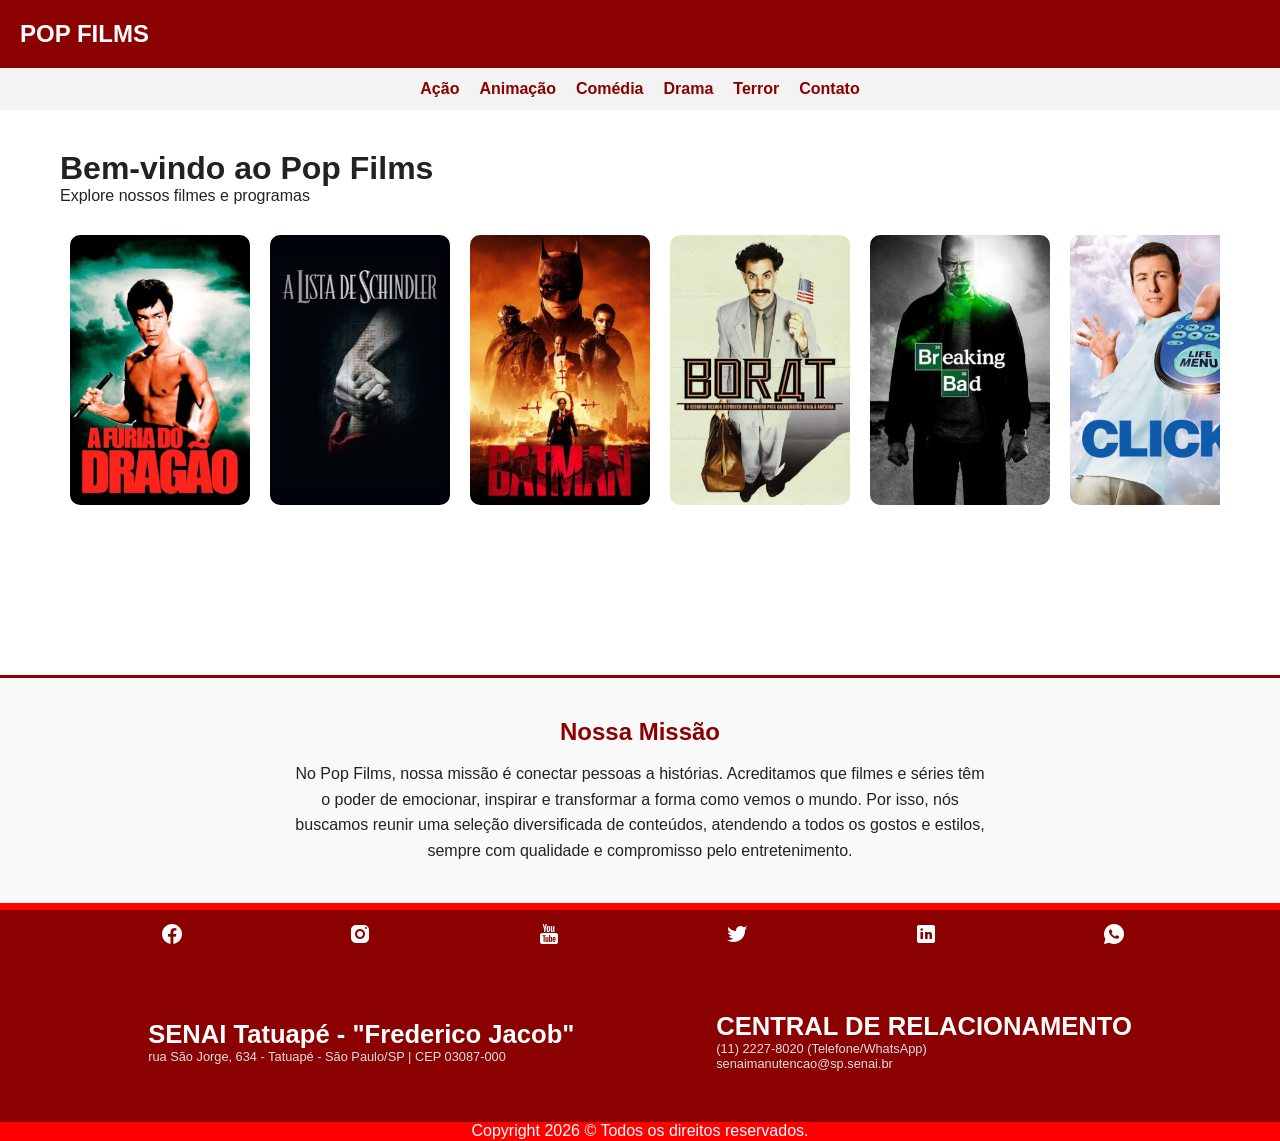
<file: index.html>
<!DOCTYPE html>
<html lang="pt-br">
<head>
<meta charset="UTF-8">
<meta name="viewport" content="width=device-width, initial-scale=1.0">
<title>Pop Films</title>
<link rel="stylesheet" href="style.css">
<link rel="icon" type="image/x-icon" href="video.ico">

<style>
.carousel {
    overflow: hidden;
    margin-top: 20px;
    margin-bottom: 5rem;
}

.track {
    display: flex;
    animation: scroll 20s linear infinite;
}

.track img {
    width: 180px;
    margin: 10px;
    border-radius: 10px;
}

@keyframes scroll {
    0% {transform: translateX(0);}
    100% {transform: translateX(-50%);}
}
</style>

</head>

<body>

<header>POP FILMS</header>

<nav>
    <a href="ação.html">Ação</a>
    <a href="animação.html">Animação</a>
    <a href="comédia.html">Comédia</a>
    <a href="drama.html">Drama</a>
    <a href="terror.html">Terror</a>
    <a href="contato.html">Contato</a>
</nav>

<div class="container">
    <h1>Bem-vindo ao Pop Films</h1>
    <p>Explore nossos filmes e programas</p>

    <div class="carousel">
        <div class="track">
            <img src="Posters/afuriadodragao.jpeg">
            <img src="Posters/alistadeschindler.jpeg">
            <img src="Posters/batman2022.jpeg">
            <img src="Posters/borat.jpeg">
            <img src="Posters/breakingbad.jpeg">
            <img src="Posters/click.jpeg">
            <img src="Posters/coralineeomundosecreto.jpeg">
            <img src="Posters/deathtrip.jpeg">
            <img src="Posters/debi&loide.jpeg">
            <img src="Posters/dragonballz.jpeg">
            <img src="Posters/forrestgump.jpeg">
            <img src="Posters/freeguy.jpeg">
            <img src="Posters/itbemvindosaderry.jpeg">
            <img src="Posters/johnwickdevoltaaojogo.jpeg">
            <img src="Posters/matrix.jpeg">
            <img src="Posters/missaoimpossivel.jpeg">
            <img src="Posters/monstrossa.jpeg">
            <img src="Posters/oexorcista.jpeg">
            <img src="Posters/omarinheiropopeye.jpeg">
            <img src="Posters/ouijaorigemdomal.jpeg">
            <img src="Posters/residentevil.jpeg">
            <img src="Posters/sebebernaocase.jpeg">
            <img src="Posters/sherlock.jpeg">
            <img src="Posters/shrek.jpg">
            <img src="Posters/thechosen.jpeg">
            <img src="Posters/thewalkingdead.jpeg">
            <img src="Posters/todomundoempanico.jpeg">
            <img src="Posters/topgunmaverick.jpeg">
            <img src="Posters/volteparacasa.jpeg">
            <img src="Posters/yugioh.jpeg">
        </div>
    </div>
</div>

<section class="missao">
    <h2>Nossa Missão</h2>
    <p>
        No Pop Films, nossa missão é conectar pessoas a histórias. 
        Acreditamos que filmes e séries têm o poder de emocionar, inspirar e 
        transformar a forma como vemos o mundo. Por isso, nós buscamos reunir uma 
        seleção diversificada de conteúdos, atendendo a todos os gostos e estilos, 
        sempre com qualidade e compromisso pelo entretenimento.
    </p>
</section>

<footer>
        <nav class="redes">
            <a href="https://www.facebook.com/senaisaopaulo" target="_blank"><img src="Redes Sociais/face.png" alt="Facebook" /></a>
            <a href="https://www.instagram.com/accounts/login/?next=%2Fsenai.sp%2F&source=omni_redirect" target="_blank"><img src="Redes Sociais/instagram.png" alt="Instagram" /></a>
            <a href="https://www.youtube.com/channel/UCaz1BMUVug86pd_uS598X1A" target="_blank"><img src="Redes Sociais/youtube.png" alt="YouTube" /></a>
            <a href="https://x.com/i/flow/login?redirect_after_login=%2Fsenaisaopaulo" target="_blank"><img src="Redes Sociais/twitter.png" alt="Twitter" /></a>
            <a href="https://br.linkedin.com/school/senaisp/" target="_blank"><img src="Redes Sociais/linkedin.png" alt="Linkedin" /></a>
            <a href="https://api.whatsapp.com/send?phone=551133220050" target="_blank"><img src="Redes Sociais/whatsapp.png" alt="WhatsApp" /></a>
        </nav>
        <section class="contato">
            <p>
                <span class="titulo">SENAI Tatuapé - "Frederico Jacob"</span> <br>
                rua São Jorge, 634 - Tatuapé - São Paulo/SP | CEP 03087-000
            </p>
            <p>
                <span class="titulo">CENTRAL DE RELACIONAMENTO</span> <br>
                (11) 2227-8020 (Telefone/WhatsApp) <br>
                senaimanutencao@sp.senai.br
            </p>
        </section>
        <section class="direitos">
            <p>
                Copyright 2026 © Todos os direitos reservados.
            </p>
        </section>
</footer>

</body>
</html>
</file>
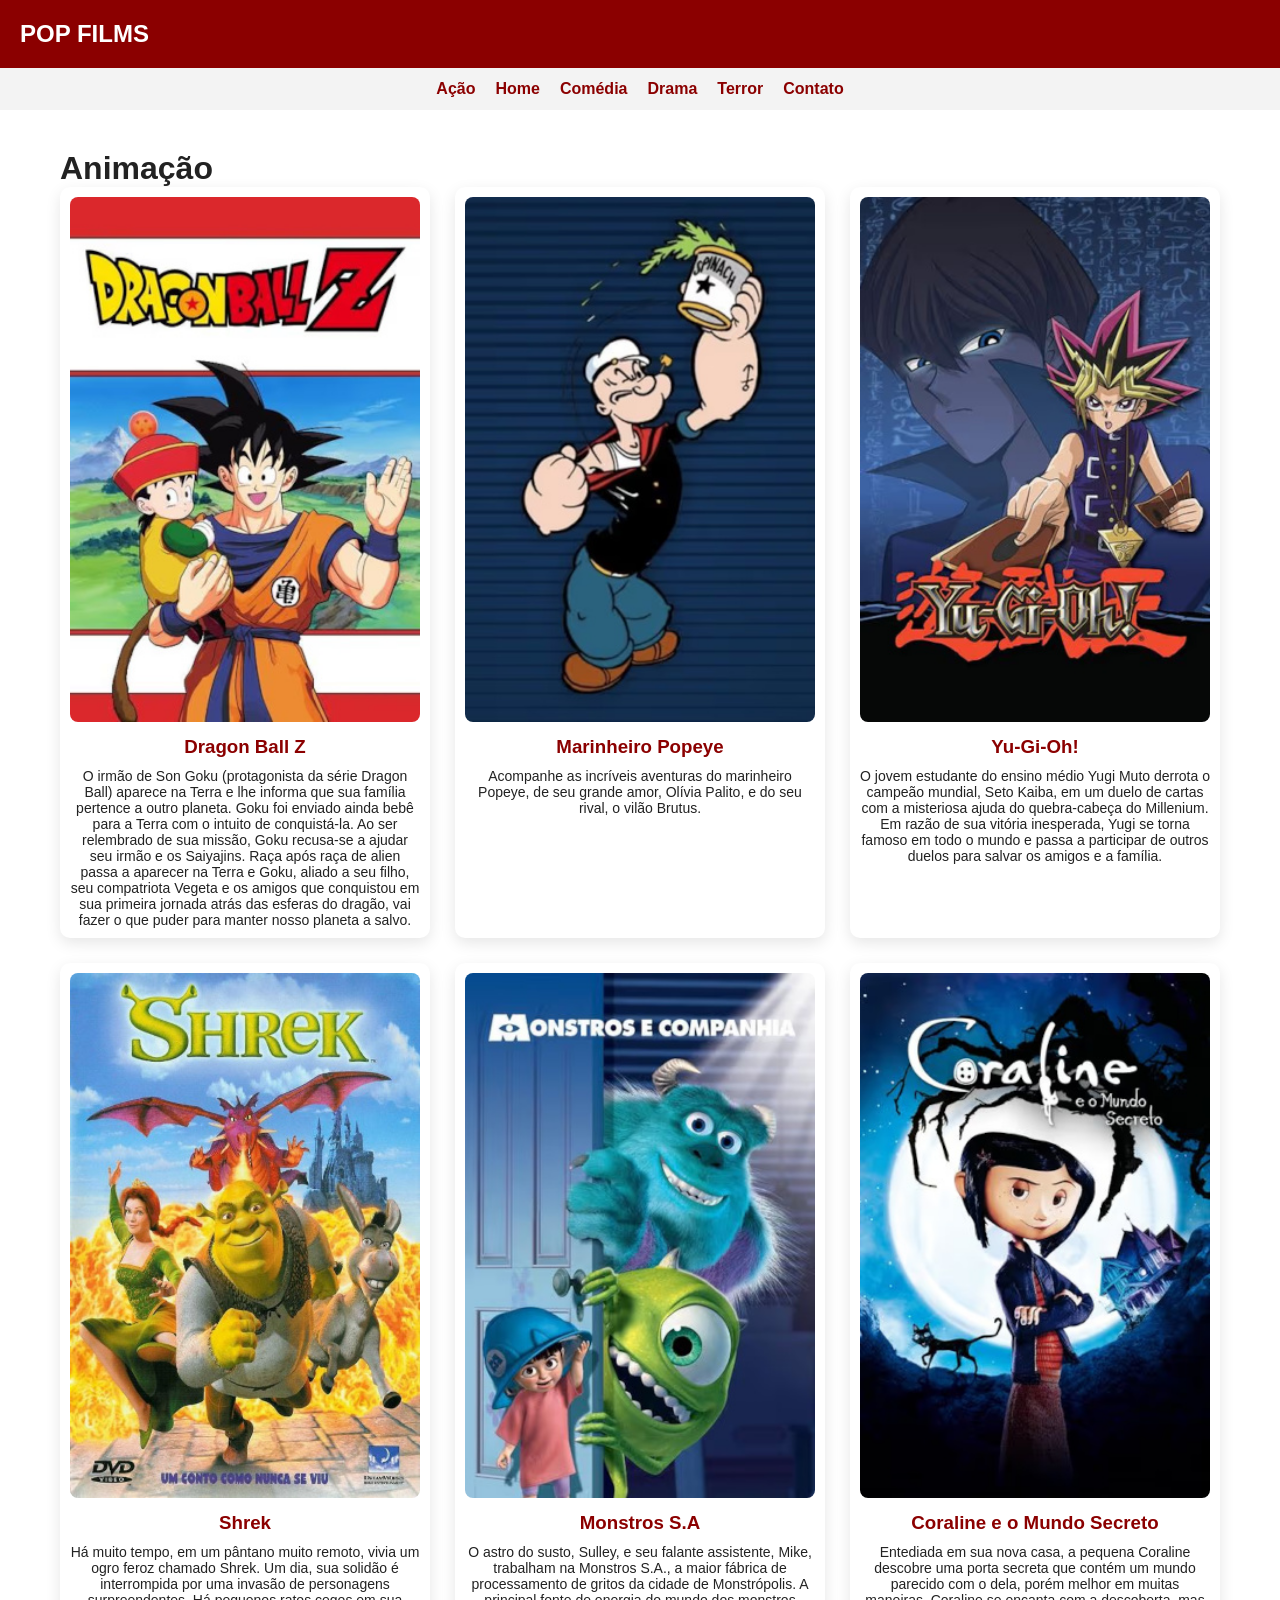
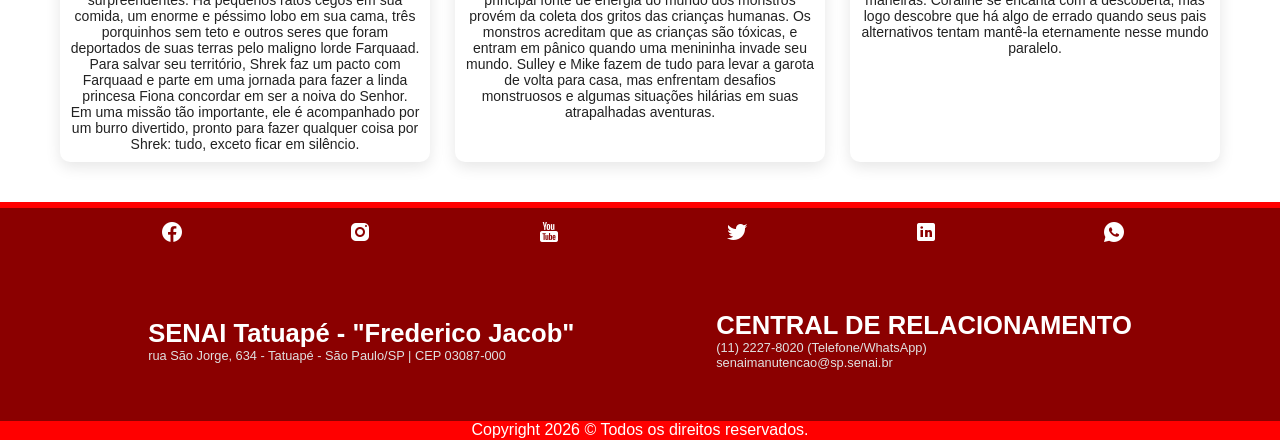
<file: animação.html>
<!DOCTYPE html>
<html lang="pt-br">
<head>
<meta charset="UTF-8">
<meta name="viewport" content="width=device-width, initial-scale=1.0">
<title>Animação - Pop Films</title>
<link rel="stylesheet" href="style.css">
<link rel="icon" type="image/x-icon" href="video.ico">
</head>

<body>

<header>POP FILMS</header>

<nav>
    <a href="ação.html">Ação</a>
    <a href="index.html">Home</a>
    <a href="comédia.html">Comédia</a>
    <a href="drama.html">Drama</a>
    <a href="terror.html">Terror</a>
    <a href="contato.html">Contato</a>
</nav>

<div class="container">
    <h1>Animação</h1>

    <div class="grid">

        <div class="card">
            <img src="Posters/dragonballz.jpeg">
            <h3>Dragon Ball Z</h3>
            <p>O irmão de Son Goku (protagonista da série Dragon Ball) aparece na Terra e lhe informa que sua família pertence a outro planeta. Goku foi enviado ainda bebê para a Terra com o intuito de conquistá-la. Ao ser relembrado de sua missão, Goku recusa-se a ajudar seu irmão e os Saiyajins. Raça após raça de alien passa a aparecer na Terra e Goku, aliado a seu filho, seu compatriota Vegeta e os amigos que conquistou em sua primeira jornada atrás das esferas do dragão, vai fazer o que puder para manter nosso planeta a salvo.</p>
        </div>

        <div class="card">
            <img src="Posters/omarinheiropopeye.jpeg">
            <h3>Marinheiro Popeye</h3>
            <p>Acompanhe as incríveis aventuras do marinheiro Popeye, de seu grande amor, Olívia Palito, e do seu rival, o vilão Brutus.</p>
        </div>

        <div class="card">
            <img src="Posters/yugioh.jpeg">
            <h3>Yu-Gi-Oh!</h3>
            <p>O jovem estudante do ensino médio Yugi Muto derrota o campeão mundial, Seto Kaiba, em um duelo de cartas com a misteriosa ajuda do quebra-cabeça do Millenium. Em razão de sua vitória inesperada, Yugi se torna famoso em todo o mundo e passa a participar de outros duelos para salvar os amigos e a família.</p>
        </div>

        <div class="card">
            <img src="Posters/shrek.jpg">
            <h3>Shrek</h3>
            <p>Há muito tempo, em um pântano muito remoto, vivia um ogro feroz chamado Shrek. Um dia, sua solidão é interrompida por uma invasão de personagens surpreendentes. Há pequenos ratos cegos em sua comida, um enorme e péssimo lobo em sua cama, três porquinhos sem teto e outros seres que foram deportados de suas terras pelo maligno lorde Farquaad. Para salvar seu território, Shrek faz um pacto com Farquaad e parte em uma jornada para fazer a linda princesa Fiona concordar em ser a noiva do Senhor. Em uma missão tão importante, ele é acompanhado por um burro divertido, pronto para fazer qualquer coisa por Shrek: tudo, exceto ficar em silêncio.</p>
        </div>

        <div class="card">
            <img src="Posters/monstrossa.jpeg">
            <h3>Monstros S.A</h3>
            <p>O astro do susto, Sulley, e seu falante assistente, Mike, trabalham na Monstros S.A., a maior fábrica de processamento de gritos da cidade de Monstrópolis. A principal fonte de energia do mundo dos monstros provém da coleta dos gritos das crianças humanas. Os monstros acreditam que as crianças são tóxicas, e entram em pânico quando uma menininha invade seu mundo. Sulley e Mike fazem de tudo para levar a garota de volta para casa, mas enfrentam desafios monstruosos e algumas situações hilárias em suas atrapalhadas aventuras.</p>
        </div>

        <div class="card">
            <img src="Posters/coralineeomundosecreto.jpeg">
            <h3>Coraline e o Mundo Secreto</h3>
            <p>Entediada em sua nova casa, a pequena Coraline descobre uma porta secreta que contém um mundo parecido com o dela, porém melhor em muitas maneiras. Coraline se encanta com a descoberta, mas logo descobre que há algo de errado quando seus pais alternativos tentam mantê-la eternamente nesse mundo paralelo.</p>
        </div>

    </div>
</div>

<footer>
        <nav class="redes">
            <a href="https://www.facebook.com/senaisaopaulo" target="_blank"><img src="Redes Sociais/face.png" alt="Facebook" /></a>
            <a href="https://www.instagram.com/accounts/login/?next=%2Fsenai.sp%2F&source=omni_redirect" target="_blank"><img src="Redes Sociais/instagram.png" alt="Instagram" /></a>
            <a href="https://www.youtube.com/channel/UCaz1BMUVug86pd_uS598X1A" target="_blank"><img src="Redes Sociais/youtube.png" alt="YouTube" /></a>
            <a href="https://x.com/i/flow/login?redirect_after_login=%2Fsenaisaopaulo" target="_blank"><img src="Redes Sociais/twitter.png" alt="Twitter" /></a>
            <a href="https://br.linkedin.com/school/senaisp/" target="_blank"><img src="Redes Sociais/linkedin.png" alt="Linkedin" /></a>
            <a href="https://api.whatsapp.com/send?phone=551133220050" target="_blank"><img src="Redes Sociais/whatsapp.png" alt="WhatsApp" /></a>
        </nav>
        <section class="contato">
            <p>
                <span class="titulo">SENAI Tatuapé - "Frederico Jacob"</span> <br>
                rua São Jorge, 634 - Tatuapé - São Paulo/SP | CEP 03087-000
            </p>
            <p>
                <span class="titulo">CENTRAL DE RELACIONAMENTO</span> <br>
                (11) 2227-8020 (Telefone/WhatsApp) <br>
                senaimanutencao@sp.senai.br
            </p>
        </section>
        <section class="direitos">
            <p>
                Copyright 2026 © Todos os direitos reservados.
            </p>
        </section>
</footer>

</body>
</html>
</file>
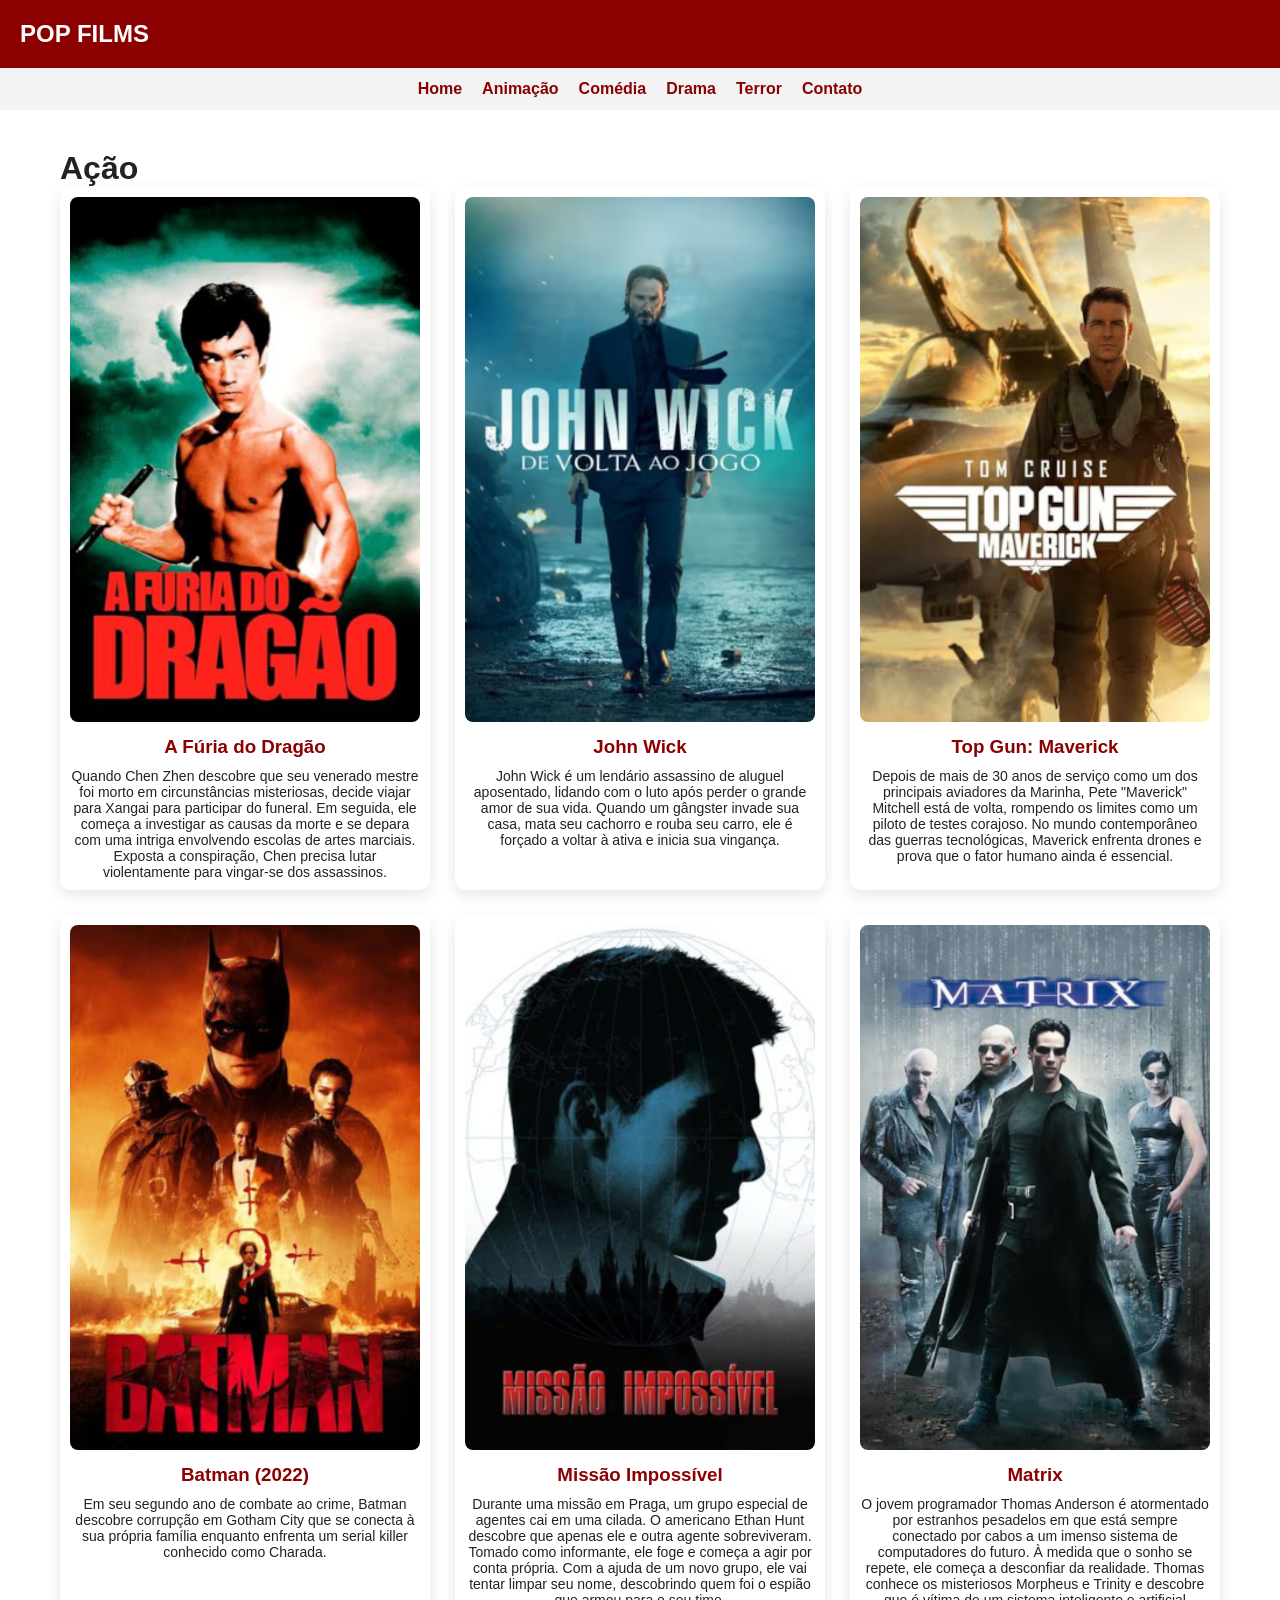
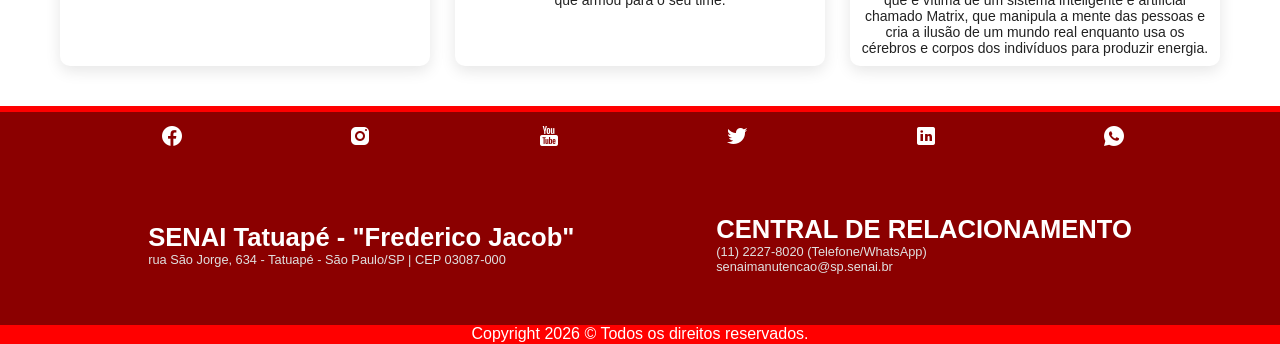
<file: ação.html>
<!DOCTYPE html>
<html lang="pt-br">
<head>
<meta charset="UTF-8">
<meta name="viewport" content="width=device-width, initial-scale=1.0">
<title>Ação - Pop Films</title>
<link rel="stylesheet" href="style.css">
<link rel="icon" type="image/x-icon" href="video.ico">
</head>

<body>

<header>POP FILMS</header>

<nav>
    <a href="index.html">Home</a>
    <a href="animação.html">Animação</a>
    <a href="comédia.html">Comédia</a>
    <a href="drama.html">Drama</a>
    <a href="terror.html">Terror</a>
    <a href="contato.html">Contato</a>
</nav>

<div class="container">
    <h1>Ação</h1>

    <div class="grid">

        <div class="card">
            <img src="Posters/afuriadodragao.jpeg">
            <h3>A Fúria do Dragão</h3>
            <p>Quando Chen Zhen descobre que seu venerado mestre foi morto em circunstâncias misteriosas, decide viajar para Xangai para participar do funeral. Em seguida, ele começa a investigar as causas da morte e se depara com uma intriga envolvendo escolas de artes marciais. Exposta a conspiração, Chen precisa lutar violentamente para vingar-se dos assassinos.</p>
        </div>

        <div class="card">
            <img src="Posters/johnwickdevoltaaojogo.jpeg">
            <h3>John Wick</h3>
            <p>John Wick é um lendário assassino de aluguel aposentado, lidando com o luto após perder o grande amor de sua vida. Quando um gângster invade sua casa, mata seu cachorro e rouba seu carro, ele é forçado a voltar à ativa e inicia sua vingança.</p>
        </div>

        <div class="card">
            <img src="Posters/topgunmaverick.jpeg">
            <h3>Top Gun: Maverick</h3>
            <p>Depois de mais de 30 anos de serviço como um dos principais aviadores da Marinha, Pete "Maverick" Mitchell está de volta, rompendo os limites como um piloto de testes corajoso. No mundo contemporâneo das guerras tecnológicas, Maverick enfrenta drones e prova que o fator humano ainda é essencial.</p>
        </div>

        <div class="card">
            <img src="Posters/batman2022.jpeg">
            <h3>Batman (2022)</h3>
            <p>Em seu segundo ano de combate ao crime, Batman descobre corrupção em Gotham City que se conecta à sua própria família enquanto enfrenta um serial killer conhecido como Charada.</p>
        </div>

        <div class="card">
            <img src="Posters/missaoimpossivel.jpeg">
            <h3>Missão Impossível</h3>
            <p>Durante uma missão em Praga, um grupo especial de agentes cai em uma cilada. O americano Ethan Hunt descobre que apenas ele e outra agente sobreviveram. Tomado como informante, ele foge e começa a agir por conta própria. Com a ajuda de um novo grupo, ele vai tentar limpar seu nome, descobrindo quem foi o espião que armou para o seu time.</p>
        </div>

        <div class="card">
            <img src="Posters/matrix.jpeg">
            <h3>Matrix</h3>
            <p>O jovem programador Thomas Anderson é atormentado por estranhos pesadelos em que está sempre conectado por cabos a um imenso sistema de computadores do futuro. À medida que o sonho se repete, ele começa a desconfiar da realidade. Thomas conhece os misteriosos Morpheus e Trinity e descobre que é vítima de um sistema inteligente e artificial chamado Matrix, que manipula a mente das pessoas e cria a ilusão de um mundo real enquanto usa os cérebros e corpos dos indivíduos para produzir energia.</p>
        </div>

    </div>
</div>

<footer>
        <nav class="redes">
            <a href="https://www.facebook.com/senaisaopaulo" target="_blank"><img src="Redes Sociais/face.png" alt="Facebook" /></a>
            <a href="https://www.instagram.com/accounts/login/?next=%2Fsenai.sp%2F&source=omni_redirect" target="_blank"><img src="Redes Sociais/instagram.png" alt="Instagram" /></a>
            <a href="https://www.youtube.com/channel/UCaz1BMUVug86pd_uS598X1A" target="_blank"><img src="Redes Sociais/youtube.png" alt="YouTube" /></a>
            <a href="https://x.com/i/flow/login?redirect_after_login=%2Fsenaisaopaulo" target="_blank"><img src="Redes Sociais/twitter.png" alt="Twitter" /></a>
            <a href="https://br.linkedin.com/school/senaisp/" target="_blank"><img src="Redes Sociais/linkedin.png" alt="Linkedin" /></a>
            <a href="https://api.whatsapp.com/send?phone=551133220050" target="_blank"><img src="Redes Sociais/whatsapp.png" alt="WhatsApp" /></a>
        </nav>
        <section class="contato">
            <p>
                <span class="titulo">SENAI Tatuapé - "Frederico Jacob"</span> <br>
                rua São Jorge, 634 - Tatuapé - São Paulo/SP | CEP 03087-000
            </p>
            <p>
                <span class="titulo">CENTRAL DE RELACIONAMENTO</span> <br>
                (11) 2227-8020 (Telefone/WhatsApp) <br>
                senaimanutencao@sp.senai.br
            </p>
        </section>
        <section class="direitos">
            <p>
                Copyright 2026 © Todos os direitos reservados.
            </p>
        </section>
</footer>

</body>
</html>
</file>
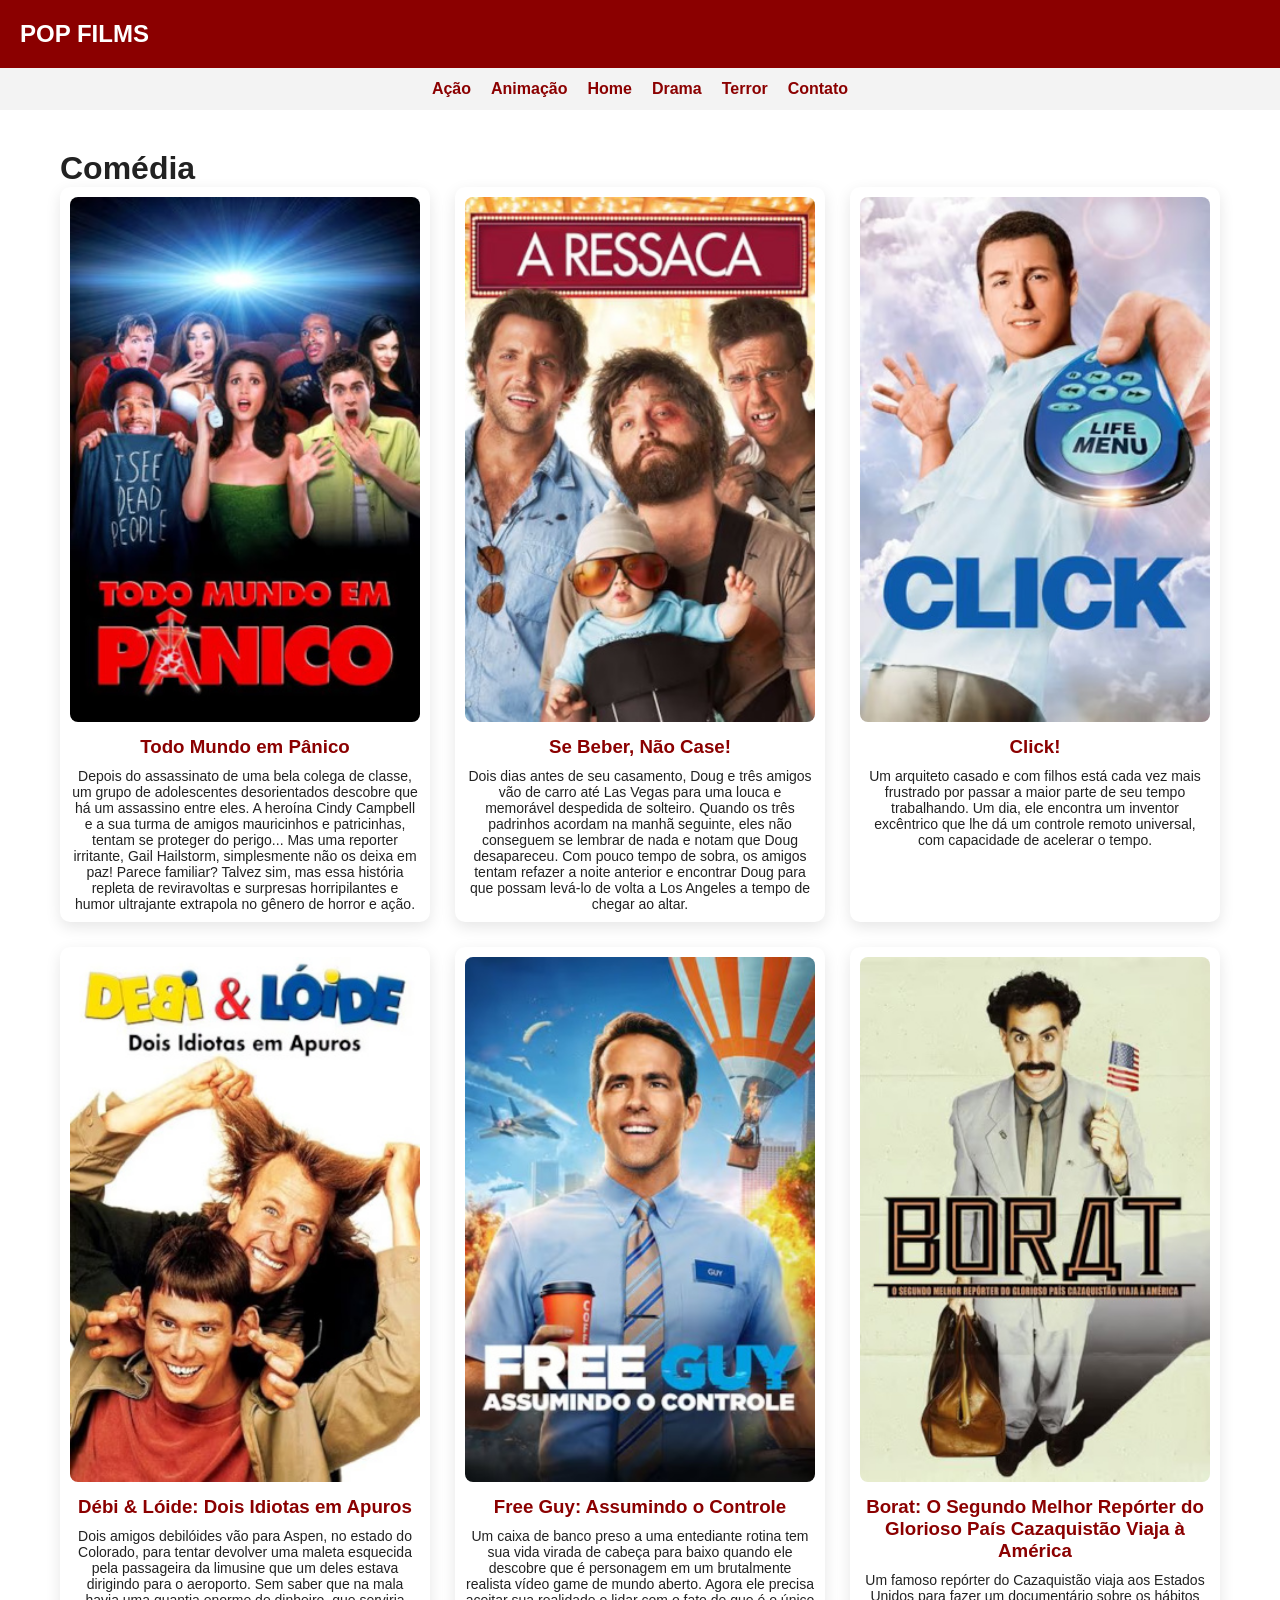
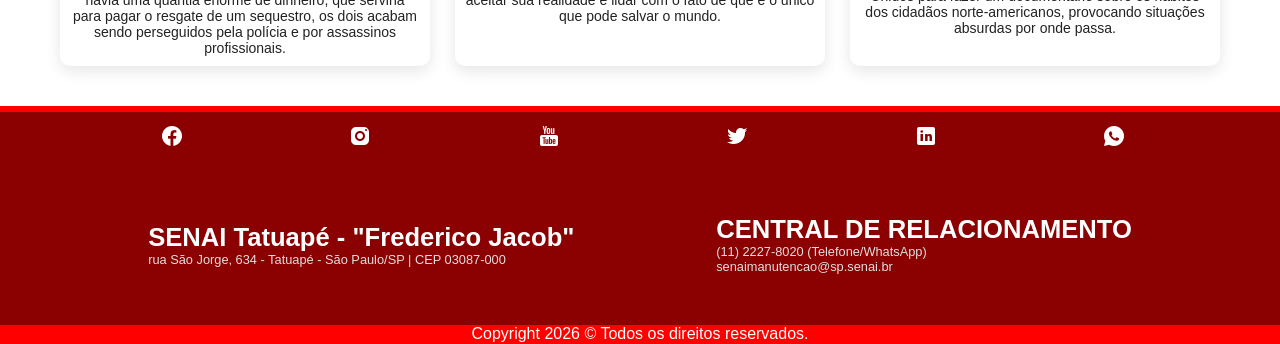
<file: comédia.html>
<!DOCTYPE html>
<html lang="pt-br">
<head>
<meta charset="UTF-8">
<meta name="viewport" content="width=device-width, initial-scale=1.0">
<title>Comédia - Pop Films</title>
<link rel="stylesheet" href="style.css">
<link rel="icon" type="image/x-icon" href="video.ico">
</head>

<body>

<header>POP FILMS</header>

<nav>
    <a href="ação.html">Ação</a>
    <a href="animação.html">Animação</a>
    <a href="index.html">Home</a>
    <a href="drama.html">Drama</a>
    <a href="terror.html">Terror</a>
    <a href="contato.html">Contato</a>
</nav>

<div class="container">
    <h1>Comédia</h1>

    <div class="grid">

        <div class="card">
            <img src="Posters/todomundoempanico.jpeg">
            <h3>Todo Mundo em Pânico</h3>
            <p>Depois do assassinato de uma bela colega de classe, um grupo de adolescentes desorientados descobre que há um assassino entre eles. A heroína Cindy Campbell e a sua turma de amigos mauricinhos e patricinhas, tentam se proteger do perigo... Mas uma reporter irritante, Gail Hailstorm, simplesmente não os deixa em paz! Parece familiar? Talvez sim, mas essa história repleta de reviravoltas e surpresas horripilantes e humor ultrajante extrapola no gênero de horror e ação.</p>
        </div>

        <div class="card">
            <img src="Posters/sebebernaocase.jpeg">
            <h3>Se Beber, Não Case!</h3>
            <p>Dois dias antes de seu casamento, Doug e três amigos vão de carro até Las Vegas para uma louca e memorável despedida de solteiro. Quando os três padrinhos acordam na manhã seguinte, eles não conseguem se lembrar de nada e notam que Doug desapareceu. Com pouco tempo de sobra, os amigos tentam refazer a noite anterior e encontrar Doug para que possam levá-lo de volta a Los Angeles a tempo de chegar ao altar.</p>
        </div>

        <div class="card">
            <img src="Posters/click.jpeg">
            <h3>Click!</h3>
            <p>Um arquiteto casado e com filhos está cada vez mais frustrado por passar a maior parte de seu tempo trabalhando. Um dia, ele encontra um inventor excêntrico que lhe dá um controle remoto universal, com capacidade de acelerar o tempo.</p>
        </div>

        <div class="card">
            <img src="Posters/debi&loide.jpeg">
            <h3>Débi & Lóide: Dois Idiotas em Apuros</h3>
            <p>Dois amigos debilóides vão para Aspen, no estado do Colorado, para tentar devolver uma maleta esquecida pela passageira da limusine que um deles estava dirigindo para o aeroporto. Sem saber que na mala havia uma quantia enorme de dinheiro, que serviria para pagar o resgate de um sequestro, os dois acabam sendo perseguidos pela polícia e por assassinos profissionais.</p>
        </div>

        <div class="card">
            <img src="Posters/freeguy.jpeg">
            <h3>Free Guy: Assumindo o Controle</h3>
            <p>Um caixa de banco preso a uma entediante rotina tem sua vida virada de cabeça para baixo quando ele descobre que é personagem em um brutalmente realista vídeo game de mundo aberto. Agora ele precisa aceitar sua realidade e lidar com o fato de que é o único que pode salvar o mundo.</p>
        </div>

        <div class="card">
            <img src="Posters/borat.jpeg">
            <h3>Borat: O Segundo Melhor Repórter do Glorioso País Cazaquistão Viaja à América</h3>
            <p>Um famoso repórter do Cazaquistão viaja aos Estados Unidos para fazer um documentário sobre os hábitos dos cidadãos norte-americanos, provocando situações absurdas por onde passa.</p>
        </div>

    </div>
</div>

<footer>
        <nav class="redes">
            <a href="https://www.facebook.com/senaisaopaulo" target="_blank"><img src="Redes Sociais/face.png" alt="Facebook" /></a>
            <a href="https://www.instagram.com/accounts/login/?next=%2Fsenai.sp%2F&source=omni_redirect" target="_blank"><img src="Redes Sociais/instagram.png" alt="Instagram" /></a>
            <a href="https://www.youtube.com/channel/UCaz1BMUVug86pd_uS598X1A" target="_blank"><img src="Redes Sociais/youtube.png" alt="YouTube" /></a>
            <a href="https://x.com/i/flow/login?redirect_after_login=%2Fsenaisaopaulo" target="_blank"><img src="Redes Sociais/twitter.png" alt="Twitter" /></a>
            <a href="https://br.linkedin.com/school/senaisp/" target="_blank"><img src="Redes Sociais/linkedin.png" alt="Linkedin" /></a>
            <a href="https://api.whatsapp.com/send?phone=551133220050" target="_blank"><img src="Redes Sociais/whatsapp.png" alt="WhatsApp" /></a>
        </nav>
        <section class="contato">
            <p>
                <span class="titulo">SENAI Tatuapé - "Frederico Jacob"</span> <br>
                rua São Jorge, 634 - Tatuapé - São Paulo/SP | CEP 03087-000
            </p>
            <p>
                <span class="titulo">CENTRAL DE RELACIONAMENTO</span> <br>
                (11) 2227-8020 (Telefone/WhatsApp) <br>
                senaimanutencao@sp.senai.br
            </p>
        </section>
        <section class="direitos">
            <p>
                Copyright 2026 © Todos os direitos reservados.
            </p>
        </section>
</footer>

</body>
</html>
</file>
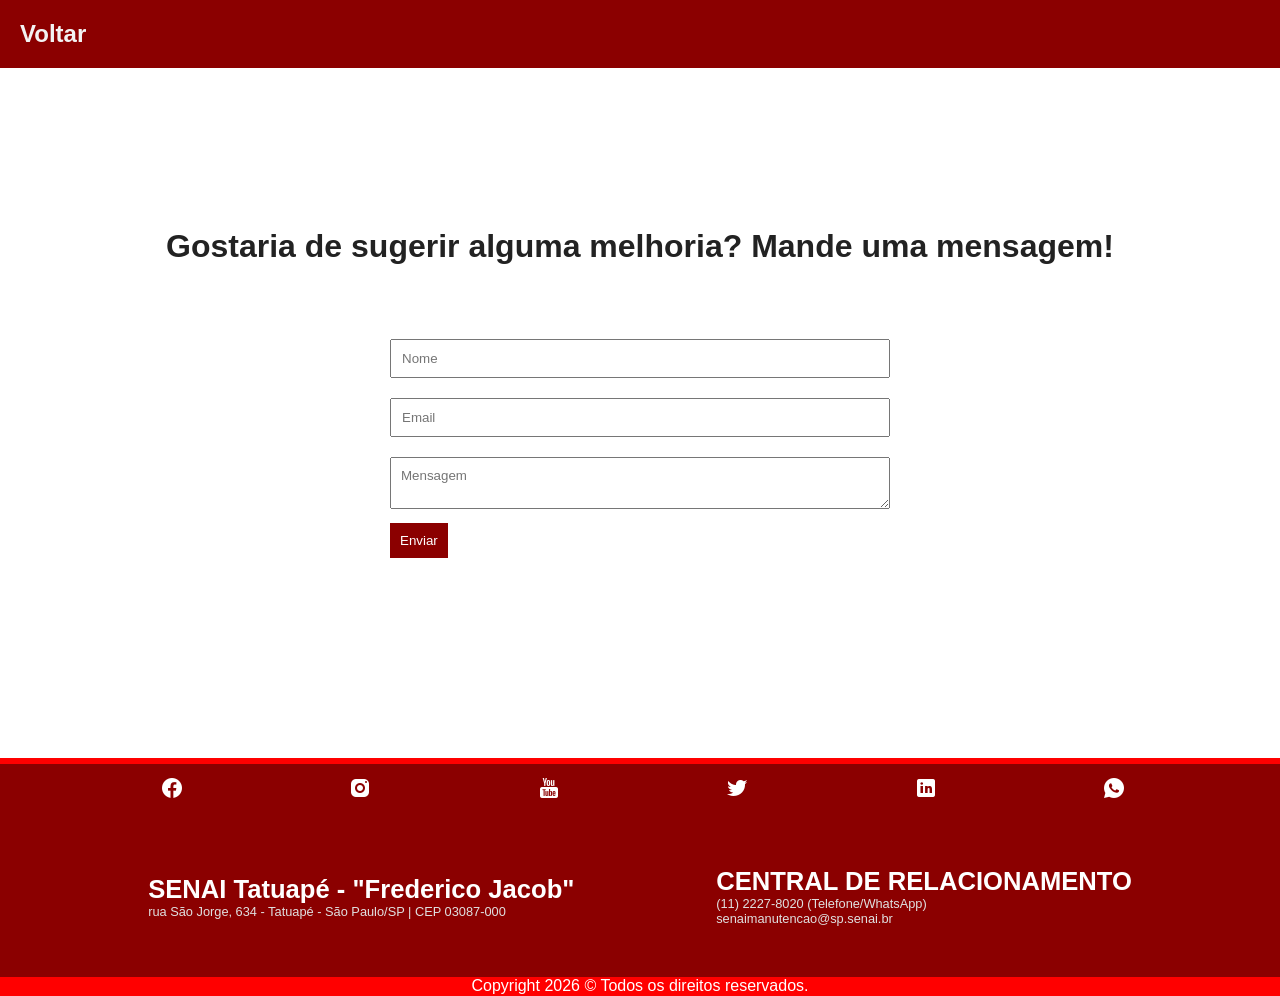
<file: contato.html>
<!DOCTYPE html>
<html lang="pt-br">
<head>
<meta charset="UTF-8">
<meta name="viewport" content="width=device-width, initial-scale=1.0">
<title>Contato</title>
<link rel="stylesheet" href="style.css">
<link rel="icon" type="image/x-icon" href="video.ico">

<style>
form {
    max-width: 500px;
    margin: auto;
}

input, textarea {
    width: 100%;
    padding: 10px;
    margin: 10px 0;
}

button {
    background: darkred;
    color: white;
    padding: 10px;
    border: none;
    cursor: pointer;
}
</style>

</head>

<body>

<header class="Voltar"><a href="index.html">Voltar</a></header>

<h1 class="titulo_contato">Gostaria de sugerir alguma melhoria? Mande uma mensagem!</h1>

<div class="container">
    <form>
        <input type="text" placeholder="Nome">
        <input type="email" placeholder="Email">
        <textarea placeholder="Mensagem"></textarea>
        <button>Enviar</button>
    </form>
</div>

<footer>
        <nav class="redes">
            <a href="https://www.facebook.com/senaisaopaulo" target="_blank"><img src="Redes Sociais/face.png" alt="Facebook" /></a>
            <a href="https://www.instagram.com/accounts/login/?next=%2Fsenai.sp%2F&source=omni_redirect" target="_blank"><img src="Redes Sociais/instagram.png" alt="Instagram" /></a>
            <a href="https://www.youtube.com/channel/UCaz1BMUVug86pd_uS598X1A" target="_blank"><img src="Redes Sociais/youtube.png" alt="YouTube" /></a>
            <a href="https://x.com/i/flow/login?redirect_after_login=%2Fsenaisaopaulo" target="_blank"><img src="Redes Sociais/twitter.png" alt="Twitter" /></a>
            <a href="https://br.linkedin.com/school/senaisp/" target="_blank"><img src="Redes Sociais/linkedin.png" alt="Linkedin" /></a>
            <a href="https://api.whatsapp.com/send?phone=551133220050" target="_blank"><img src="Redes Sociais/whatsapp.png" alt="WhatsApp" /></a>
        </nav>
        <section class="contato">
            <p>
                <span class="titulo">SENAI Tatuapé - "Frederico Jacob"</span> <br>
                rua São Jorge, 634 - Tatuapé - São Paulo/SP | CEP 03087-000
            </p>
            <p>
                <span class="titulo">CENTRAL DE RELACIONAMENTO</span> <br>
                (11) 2227-8020 (Telefone/WhatsApp) <br>
                senaimanutencao@sp.senai.br
            </p>
        </section>
        <section class="direitos">
            <p>
                Copyright 2026 © Todos os direitos reservados.
            </p>
        </section>
</footer>

</body>
</html>
</file>
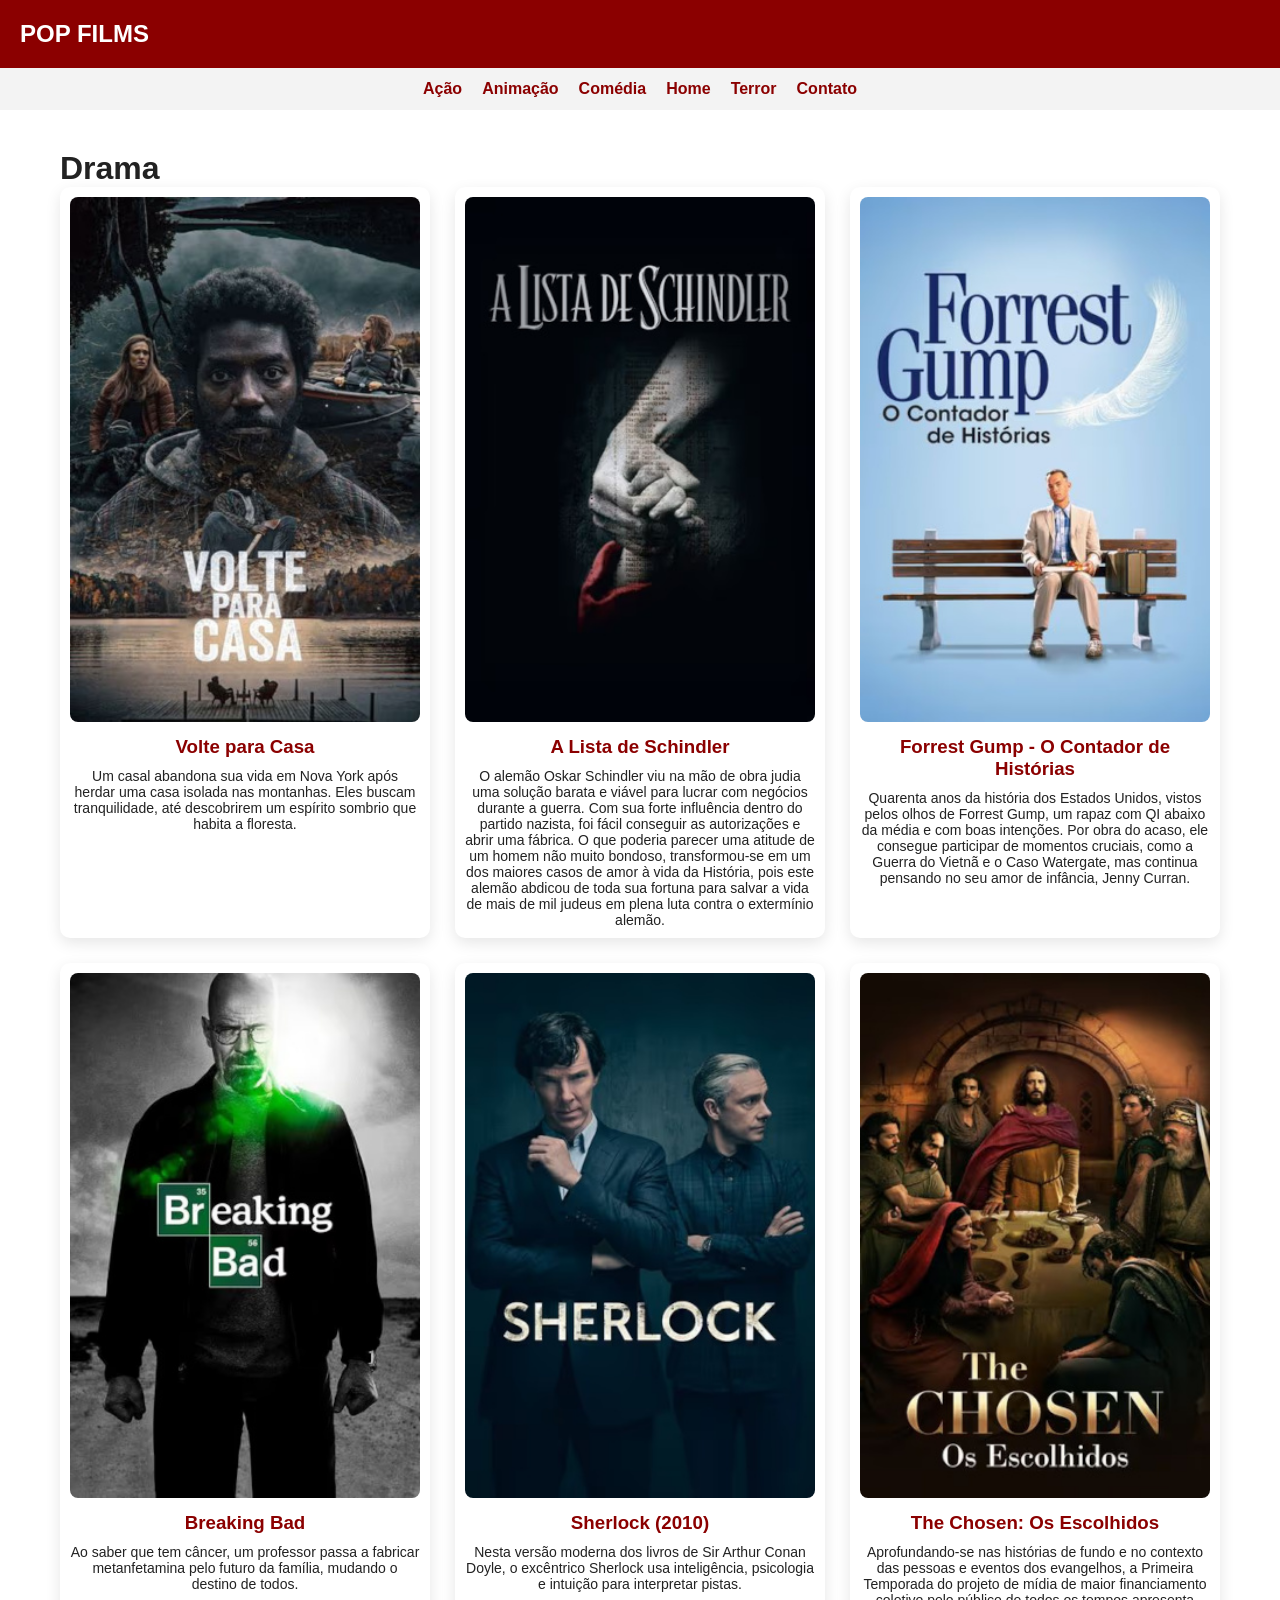
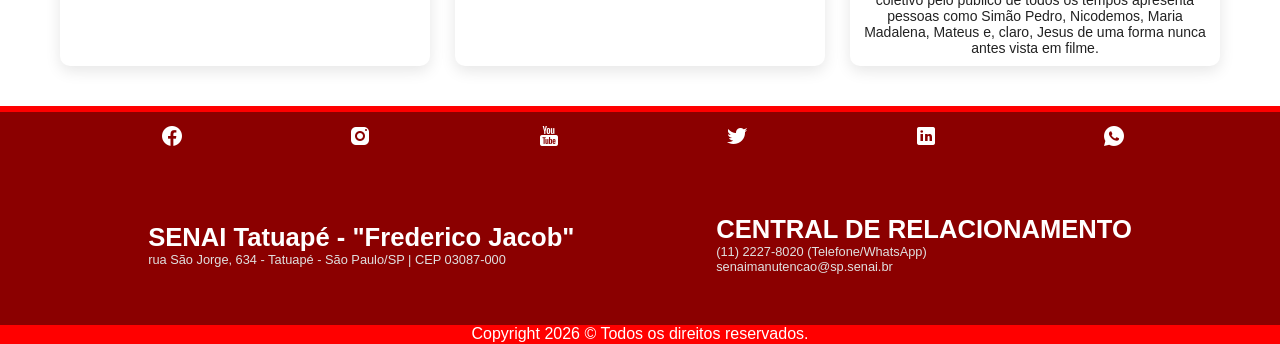
<file: drama.html>
<!DOCTYPE html>
<html lang="pt-br">
<head>
<meta charset="UTF-8">
<meta name="viewport" content="width=device-width, initial-scale=1.0">
<title>Drama - Pop Films</title>
<link rel="stylesheet" href="style.css">
<link rel="icon" type="image/x-icon" href="video.ico">
</head>

<body>

<header>POP FILMS</header>

<nav>
    <a href="ação.html">Ação</a>
    <a href="animação.html">Animação</a>
    <a href="comédia.html">Comédia</a>
    <a href="index.html">Home</a>
    <a href="terror.html">Terror</a>
    <a href="contato.html">Contato</a>
</nav>

<div class="container">
    <h1>Drama</h1>

    <div class="grid">

        <div class="card">
            <img src="Posters/volteparacasa.jpeg">
            <h3>Volte para Casa</h3>
            <p>Um casal abandona sua vida em Nova York após herdar uma casa isolada nas montanhas. Eles buscam tranquilidade, até descobrirem um espírito sombrio que habita a floresta.</p>
        </div>

        <div class="card">
            <img src="Posters/alistadeschindler.jpeg">
            <h3>A Lista de Schindler</h3>
            <p>O alemão Oskar Schindler viu na mão de obra judia uma solução barata e viável para lucrar com negócios durante a guerra. Com sua forte influência dentro do partido nazista, foi fácil conseguir as autorizações e abrir uma fábrica. O que poderia parecer uma atitude de um homem não muito bondoso, transformou-se em um dos maiores casos de amor à vida da História, pois este alemão abdicou de toda sua fortuna para salvar a vida de mais de mil judeus em plena luta contra o extermínio alemão.</p>
        </div>

        <div class="card">
            <img src="Posters/forrestgump.jpeg">
            <h3>Forrest Gump - O Contador de Histórias</h3>
            <p>Quarenta anos da história dos Estados Unidos, vistos pelos olhos de Forrest Gump, um rapaz com QI abaixo da média e com boas intenções. Por obra do acaso, ele consegue participar de momentos cruciais, como a Guerra do Vietnã e o Caso Watergate, mas continua pensando no seu amor de infância, Jenny Curran.</p>
        </div>

        <div class="card">
            <img src="Posters/breakingbad.jpeg">
            <h3>Breaking Bad</h3>
            <p>Ao saber que tem câncer, um professor passa a fabricar metanfetamina pelo futuro da família, mudando o destino de todos.</p>
        </div>

        <div class="card">
            <img src="Posters/sherlock.jpeg">
            <h3>Sherlock (2010)</h3>
            <p>Nesta versão moderna dos livros de Sir Arthur Conan Doyle, o excêntrico Sherlock usa inteligência, psicologia e intuição para interpretar pistas.</p>
        </div>

        <div class="card">
            <img src="Posters/thechosen.jpeg">
            <h3>The Chosen: Os Escolhidos</h3>
            <p>Aprofundando-se nas histórias de fundo e no contexto das pessoas e eventos dos evangelhos, a Primeira Temporada do projeto de mídia de maior financiamento coletivo pelo público de todos os tempos apresenta pessoas como Simão Pedro, Nicodemos, Maria Madalena, Mateus e, claro, Jesus de uma forma nunca antes vista em filme.</p>
        </div>

    </div>
</div>

<footer>
        <nav class="redes">
            <a href="https://www.facebook.com/senaisaopaulo" target="_blank"><img src="Redes Sociais/face.png" alt="Facebook" /></a>
            <a href="https://www.instagram.com/accounts/login/?next=%2Fsenai.sp%2F&source=omni_redirect" target="_blank"><img src="Redes Sociais/instagram.png" alt="Instagram" /></a>
            <a href="https://www.youtube.com/channel/UCaz1BMUVug86pd_uS598X1A" target="_blank"><img src="Redes Sociais/youtube.png" alt="YouTube" /></a>
            <a href="https://x.com/i/flow/login?redirect_after_login=%2Fsenaisaopaulo" target="_blank"><img src="Redes Sociais/twitter.png" alt="Twitter" /></a>
            <a href="https://br.linkedin.com/school/senaisp/" target="_blank"><img src="Redes Sociais/linkedin.png" alt="Linkedin" /></a>
            <a href="https://api.whatsapp.com/send?phone=551133220050" target="_blank"><img src="Redes Sociais/whatsapp.png" alt="WhatsApp" /></a>
        </nav>
        <section class="contato">
            <p>
                <span class="titulo">SENAI Tatuapé - "Frederico Jacob"</span> <br>
                rua São Jorge, 634 - Tatuapé - São Paulo/SP | CEP 03087-000
            </p>
            <p>
                <span class="titulo">CENTRAL DE RELACIONAMENTO</span> <br>
                (11) 2227-8020 (Telefone/WhatsApp) <br>
                senaimanutencao@sp.senai.br
            </p>
        </section>
        <section class="direitos">
            <p>
                Copyright 2026 © Todos os direitos reservados.
            </p>
        </section>
</footer>

</body>
</html>
</file>
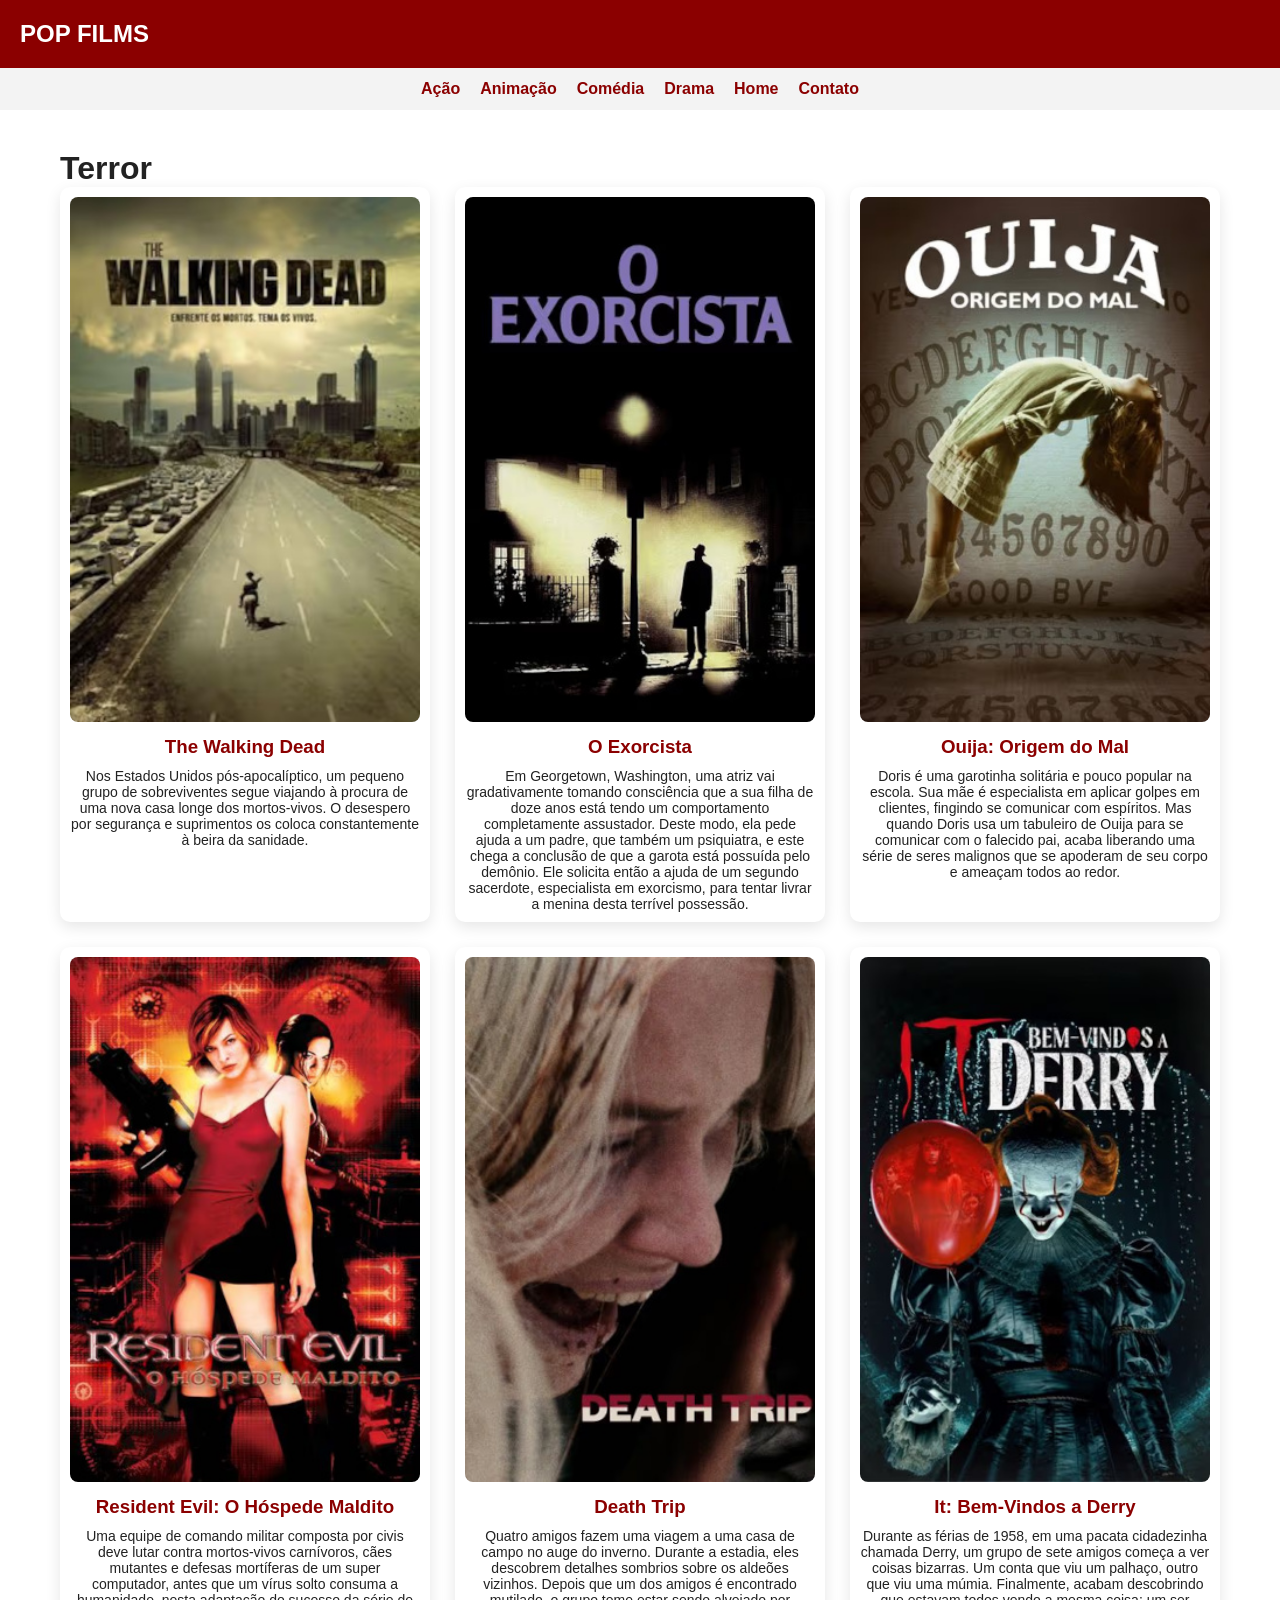
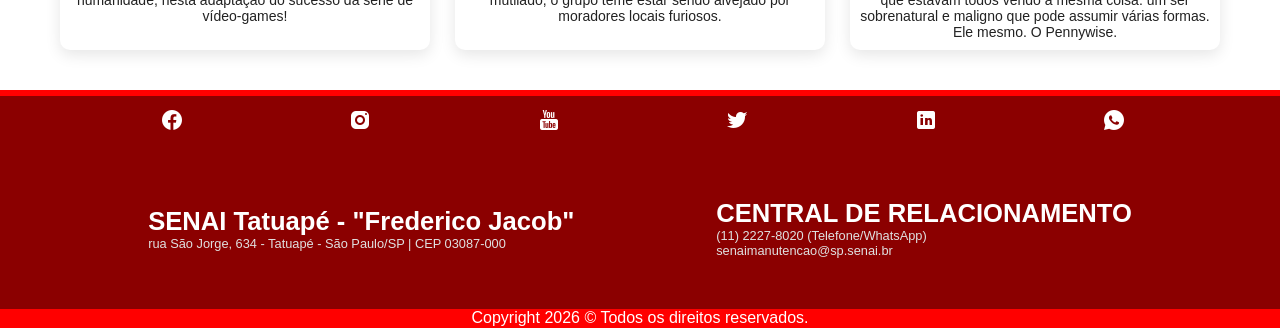
<file: terror.html>
<!DOCTYPE html>
<html lang="pt-br">
<head>
<meta charset="UTF-8">
<meta name="viewport" content="width=device-width, initial-scale=1.0">
<title>Terror - Pop Films</title>
<link rel="stylesheet" href="style.css">
<link rel="icon" type="image/x-icon" href="video.ico">
</head>

<body>

<header>POP FILMS</header>

<nav>
    <a href="ação.html">Ação</a>
    <a href="animação.html">Animação</a>
    <a href="comédia.html">Comédia</a>
    <a href="drama.html">Drama</a>
    <a href="index.html">Home</a>
    <a href="contato.html">Contato</a>
</nav>

<div class="container">
    <h1>Terror</h1>

    <div class="grid">

        <div class="card">
            <img src="Posters/thewalkingdead.jpeg">
            <h3>The Walking Dead</h3>
            <p>Nos Estados Unidos pós-apocalíptico, um pequeno grupo de sobreviventes segue viajando à procura de uma nova casa longe dos mortos-vivos. O desespero por segurança e suprimentos os coloca constantemente à beira da sanidade.</p>
        </div>

        <div class="card">
            <img src="Posters/oexorcista.jpeg">
            <h3>O Exorcista</h3>
            <p>Em Georgetown, Washington, uma atriz vai gradativamente tomando consciência que a sua filha de doze anos está tendo um comportamento completamente assustador. Deste modo, ela pede ajuda a um padre, que também um psiquiatra, e este chega a conclusão de que a garota está possuída pelo demônio. Ele solicita então a ajuda de um segundo sacerdote, especialista em exorcismo, para tentar livrar a menina desta terrível possessão.</p>
        </div>

        <div class="card">
            <img src="Posters/ouijaorigemdomal.jpeg">
            <h3>Ouija: Origem do Mal</h3>
            <p>Doris é uma garotinha solitária e pouco popular na escola. Sua mãe é especialista em aplicar golpes em clientes, fingindo se comunicar com espíritos. Mas quando Doris usa um tabuleiro de Ouija para se comunicar com o falecido pai, acaba liberando uma série de seres malignos que se apoderam de seu corpo e ameaçam todos ao redor.</p>
        </div>

        <div class="card">
            <img src="Posters/residentevil.jpeg">
            <h3>Resident Evil: O Hóspede Maldito</h3>
            <p>Uma equipe de comando militar composta por civis deve lutar contra mortos-vivos carnívoros, cães mutantes e defesas mortíferas de um super computador, antes que um vírus solto consuma a humanidade, nesta adaptação do sucesso da série de vídeo-games!</p>
        </div>

        <div class="card">
            <img src="Posters/deathtrip.jpeg">
            <h3>Death Trip</h3>
            <p>Quatro amigos fazem uma viagem a uma casa de campo no auge do inverno. Durante a estadia, eles descobrem detalhes sombrios sobre os aldeões vizinhos. Depois que um dos amigos é encontrado mutilado, o grupo teme estar sendo alvejado por moradores locais furiosos.</p>
        </div>

        <div class="card">
            <img src="Posters/itbemvindosaderry.jpeg">
            <h3>It: Bem-Vindos a Derry</h3>
            <p>Durante as férias de 1958, em uma pacata cidadezinha chamada Derry, um grupo de sete amigos começa a ver coisas bizarras. Um conta que viu um palhaço, outro que viu uma múmia. Finalmente, acabam descobrindo que estavam todos vendo a mesma coisa: um ser sobrenatural e maligno que pode assumir várias formas. Ele mesmo. O Pennywise.</p>
        </div>

    </div>
</div>

<footer>
        <nav class="redes">
            <a href="https://www.facebook.com/senaisaopaulo" target="_blank"><img src="Redes Sociais/face.png" alt="Facebook" /></a>
            <a href="https://www.instagram.com/accounts/login/?next=%2Fsenai.sp%2F&source=omni_redirect" target="_blank"><img src="Redes Sociais/instagram.png" alt="Instagram" /></a>
            <a href="https://www.youtube.com/channel/UCaz1BMUVug86pd_uS598X1A" target="_blank"><img src="Redes Sociais/youtube.png" alt="YouTube" /></a>
            <a href="https://x.com/i/flow/login?redirect_after_login=%2Fsenaisaopaulo" target="_blank"><img src="Redes Sociais/twitter.png" alt="Twitter" /></a>
            <a href="https://br.linkedin.com/school/senaisp/" target="_blank"><img src="Redes Sociais/linkedin.png" alt="Linkedin" /></a>
            <a href="https://api.whatsapp.com/send?phone=551133220050" target="_blank"><img src="Redes Sociais/whatsapp.png" alt="WhatsApp" /></a>
        </nav>
        <section class="contato">
            <p>
                <span class="titulo">SENAI Tatuapé - "Frederico Jacob"</span> <br>
                rua São Jorge, 634 - Tatuapé - São Paulo/SP | CEP 03087-000
            </p>
            <p>
                <span class="titulo">CENTRAL DE RELACIONAMENTO</span> <br>
                (11) 2227-8020 (Telefone/WhatsApp) <br>
                senaimanutencao@sp.senai.br
            </p>
        </section>
        <section class="direitos">
            <p>
                Copyright 2026 © Todos os direitos reservados.
            </p>
        </section>
</footer>

</body>
</html>
</file>
<file: style.css>
* {
    margin: 0;
    padding: 0;
    box-sizing: border-box;
    font-family: Arial, sans-serif;
}

body {
    background: #ffffff;
    color: #222;
}

header {
    background: darkred;
    color: white;
    padding: 20px;
    font-size: 24px;
    font-weight: bold;
}

nav {
    display: flex;
    justify-content: center;
    gap: 20px;
    background: #f3f3f3;
    padding: 12px;
    flex-wrap: wrap;
}

nav a {
    text-decoration: none;
    color: darkred;
    font-weight: bold;
}

.Voltar a {
    text-decoration: none;
    color: #f3f3f3;
}

.container {
    padding: 40px 20px;
    max-width: 1200px;
    margin: auto;
}

.grid {
    display: grid;
    grid-template-columns: repeat(3, 1fr);
    gap: 25px;
}

.card {
    background: #fff;
    border-radius: 10px;
    box-shadow: 0 5px 15px rgba(0,0,0,0.1);
    padding: 10px;
    text-align: center;
}

.card img {
    width: 100%;
    border-radius: 8px;
}

.card h3 {
    margin: 10px 0;
    color: darkred;
}

.card p {
    font-size: 14px;
}

.titulo_contato {
    font-family: 'Franklin Gothic Medium', 'Arial Narrow', Arial, sans-serif;
    text-align: center;
    margin-top: 50px;
}

.missao {
    background: #f9f9f9;
    padding: 40px 20px;
    margin-top: 40px;
    text-align: center;
    border-top: 3px solid darkred;
}

.missao h2 {
    color: darkred;
    margin-bottom: 15px;
}

.missao p {
    max-width: 700px;
    margin: auto;
    font-size: 16px;
    line-height: 1.6;
}

footer {
  background-color: red;
  width: 100%;
  padding: 0.5% 0 0.1% 0;
}

.redes {
  display: flex;
  align-items: center;
  justify-content: space-evenly;
  background-color: darkred;
}

.redes a img {
  margin-left: 13%;
  box-shadow: none;
  padding-bottom: 0.5%;
  background-color: darkred;
}

.redes a {
  text-decoration: none;
  background-color: darkred;
}

.contato {
  background-color: darkred;
  padding: 0.5%;
  height: 10rem;
  display: flex;
  align-items: center;
  justify-content: space-evenly;
}

.contato > p {
  font-size: 0.8rem;
  color: #e0e0e0;
}

.titulo {
  color: #ffffff;
  font-weight: 700;
  font-size: 1.6rem;
}
.direitos {
  color: white;
  text-align: center;
}

.container > form {
    margin-bottom: 10rem;
    margin-top: 1.5rem;
}

.titulo_contato {
    margin-top: 10rem;
}

@media (max-width: 1024px) {

.grid {
    grid-template-columns: repeat(2, 1fr);
}

header {
    text-align: center;
    font-size: 22px;
}

nav {
    gap: 15px;
}

.container {
    padding: 30px 15px;
}

.missao p {
    font-size: 15px;
}

.contato {
    flex-direction: column;
    height: auto;
    text-align: center;
    gap: 10px;
    padding: 15px;
}

.titulo {
    font-size: 1.2rem;
}
}

@media (max-width: 768px) {

.grid {
    grid-template-columns: 1fr;
}

header {
    font-size: 20px;
    padding: 15px;
    text-align: center;
}

nav {
    flex-direction: column;
    align-items: center;
    gap: 10px;
}

nav a {
    display: block;
    padding: 8px;
}

.container {
    padding: 20px 10px;
}

.card p {
    font-size: 13px;
}

.titulo_contato {
    font-size: 18px;
    padding: 0 10px;
}

form {
    width: 100%;
    padding: 0 10px;
}

input, textarea {
    font-size: 14px;
}

button {
    width: 100%;
}


.track img {
    width: 120px;
}

.missao {
    padding: 30px 15px;
}

.missao p {
    font-size: 14px;
}


.redes {
    display: grid;
    grid-template-columns: repeat(3, 1fr);
    justify-items: center;
    gap: 10px;
    padding: 10px;
}

.redes a img {
    width: 28px;
}

.contato {
    flex-direction: column;
    height: auto;
    text-align: center;
    gap: 10px;
    padding: 15px;
}

.titulo {
    font-size: 1rem;
}

.contato > p {
    font-size: 0.7rem;
}
}
</file>
